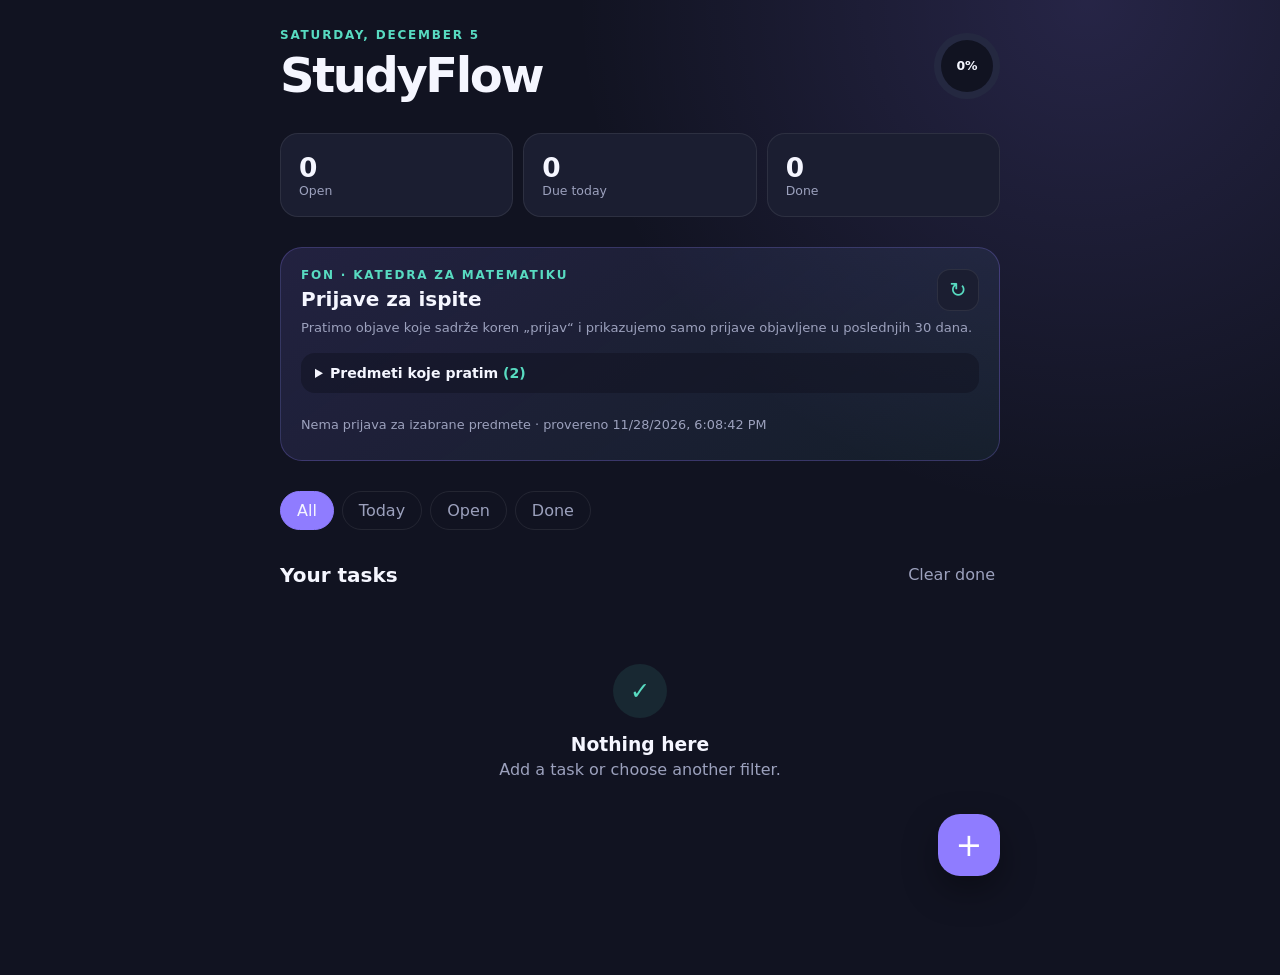
<file: index.html>
<!doctype html>
<html lang="en">
<head>
  <meta charset="UTF-8">
  <meta name="viewport" content="width=device-width, initial-scale=1, viewport-fit=cover">
  <meta name="theme-color" content="#171a2b">
  <meta name="description" content="A simple offline student task tracker.">
  <link rel="manifest" href="manifest.json">
  <link rel="icon" href="icon.svg" type="image/svg+xml">
  <link rel="apple-touch-icon" href="icon.svg">
  <link rel="stylesheet" href="styles.css">
  <script src="https://cdn.onesignal.com/sdks/web/v16/OneSignalSDK.page.js" defer></script>
  <script>
    window.OneSignalDeferred = window.OneSignalDeferred || [];
    OneSignalDeferred.push(async function (OneSignal) {
      await OneSignal.init({
        appId: "a3217828-5fbb-4f4f-a902-cccc4bbb3f88"
      });
    });
  </script>
  <title>StudyFlow</title>
</head>
<body>
  <main class="app-shell">
    <header class="app-header">
      <div>
        <p class="date-label" id="today-label"></p>
        <h1>StudyFlow</h1>
      </div>
      <div class="progress-ring" id="progress-ring" aria-label="Daily task progress">
        <span id="progress-value">0%</span>
      </div>
    </header>

    <section class="summary" aria-label="Task summary">
      <article><strong id="open-count">0</strong><span>Open</span></article>
      <article><strong id="due-count">0</strong><span>Due today</span></article>
      <article><strong id="done-count">0</strong><span>Done</span></article>
    </section>

    <section class="monitor-card" aria-labelledby="monitor-heading">
      <div class="monitor-heading-row">
        <div>
          <p class="date-label">FON · Katedra za matematiku</p>
          <h2 id="monitor-heading">Prijave za ispite</h2>
        </div>
        <button id="refresh-updates" class="refresh-button" type="button" aria-label="Osveži obaveštenja">↻</button>
      </div>
      <p class="monitor-note">Pratimo objave koje sadrže koren „prijav“ i prikazujemo samo prijave objavljene u poslednjih 30 dana.</p>
      <details class="subject-picker">
        <summary>Predmeti koje pratim <span id="subject-count"></span></summary>
        <div id="subject-options" class="subject-options"></div>
      </details>
      <div id="updates-status" class="updates-status">Učitavanje obaveštenja…</div>
      <ul id="updates-list" class="updates-list"></ul>
    </section>

    <section class="controls">
      <div class="filters" role="group" aria-label="Filter tasks">
        <button class="filter active" type="button" data-filter="all">All</button>
        <button class="filter" type="button" data-filter="today">Today</button>
        <button class="filter" type="button" data-filter="open">Open</button>
        <button class="filter" type="button" data-filter="done">Done</button>
      </div>
    </section>

    <section aria-labelledby="task-heading">
      <div class="list-heading">
        <h2 id="task-heading">Your tasks</h2>
        <button id="clear-done" class="text-button" type="button">Clear done</button>
      </div>
      <ul id="task-list" class="task-list"></ul>
      <div id="empty-state" class="empty-state" hidden>
        <span>✓</span>
        <h3>Nothing here</h3>
        <p>Add a task or choose another filter.</p>
      </div>
    </section>
  </main>

  <button id="open-form" class="floating-button" type="button" aria-label="Add a task">+</button>

  <dialog id="task-dialog">
    <form id="task-form" method="dialog">
      <div class="dialog-heading">
        <div>
          <p class="date-label">New task</p>
          <h2>Add to your plan</h2>
        </div>
        <button id="close-form" class="close-button" type="button" aria-label="Close">×</button>
      </div>

      <label>
        Task name
        <input id="task-title" name="title" type="text" maxlength="80" placeholder="Finish database assignment" required>
      </label>

      <label>
        Subject
        <input id="task-subject" name="subject" type="text" maxlength="40" placeholder="Information Systems">
      </label>

      <div class="form-row">
        <label>
          Due date
          <input id="task-date" name="date" type="date">
        </label>
        <label>
          Priority
          <select id="task-priority" name="priority">
            <option value="normal">Normal</option>
            <option value="high">High</option>
            <option value="low">Low</option>
          </select>
        </label>
      </div>

      <button class="primary-button" type="submit">Add task</button>
    </form>
  </dialog>

  <template id="task-template">
    <li class="task-item">
      <button class="check-button" type="button" aria-label="Mark task complete"></button>
      <div class="task-copy">
        <strong class="task-title"></strong>
        <p><span class="task-subject"></span><span class="separator">·</span><time class="task-date"></time></p>
      </div>
      <span class="priority-dot" aria-label="Priority"></span>
      <button class="delete-button" type="button" aria-label="Delete task">×</button>
    </li>
  </template>

  <script src="app.js"></script>
</body>
</html>
</file>
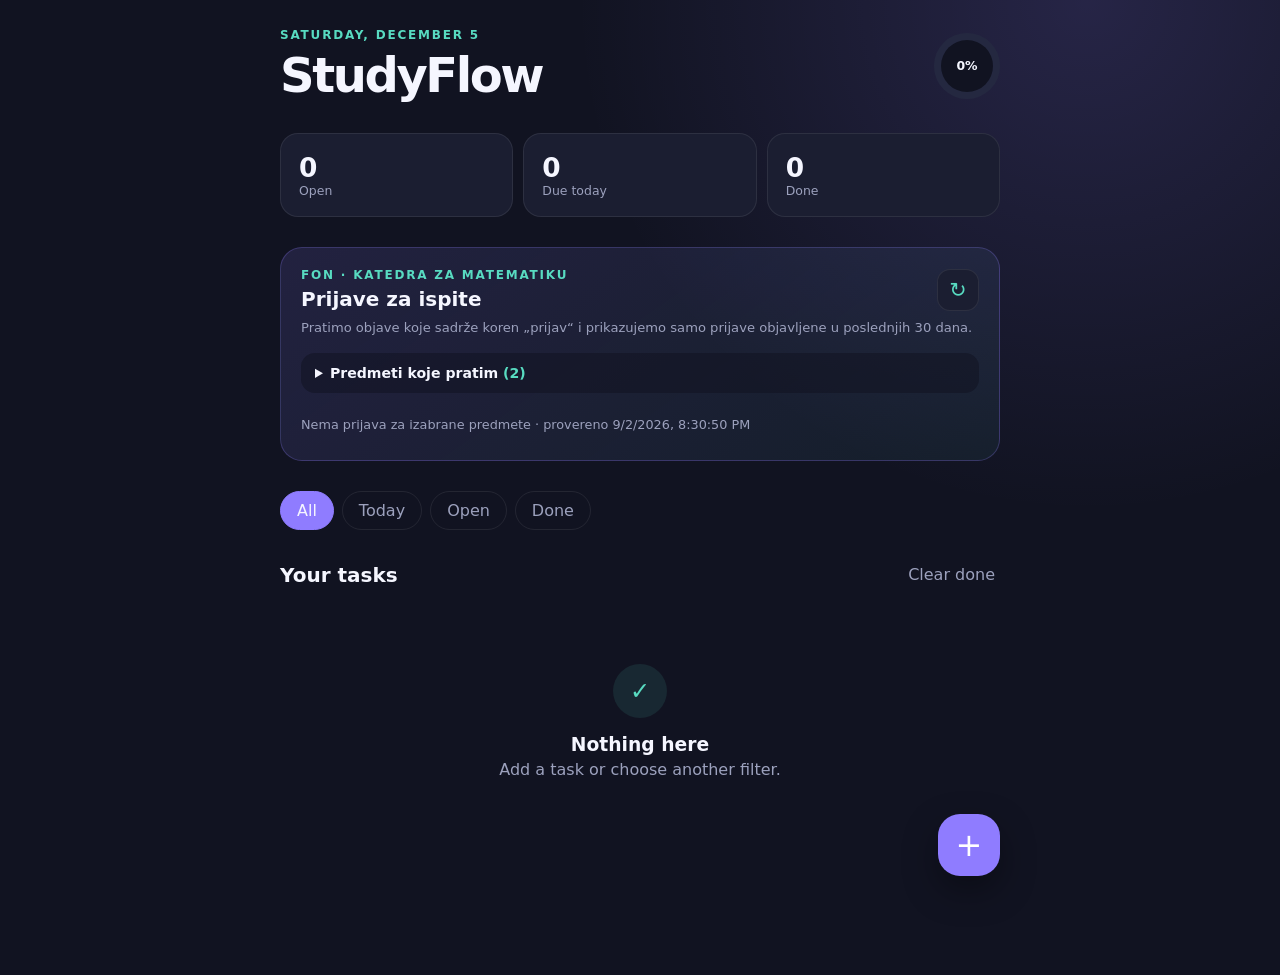
<file: student-task-tracker/index.html>
<!doctype html>
<html lang="en">
<head>
  <meta charset="UTF-8">
  <meta name="viewport" content="width=device-width, initial-scale=1, viewport-fit=cover">
  <meta name="theme-color" content="#171a2b">
  <meta name="description" content="A simple offline student task tracker.">
  <link rel="manifest" href="manifest.json">
  <link rel="icon" href="icon.svg" type="image/svg+xml">
  <link rel="apple-touch-icon" href="icon.svg">
  <link rel="stylesheet" href="styles.css">
  <title>StudyFlow</title>
</head>
<body>
  <main class="app-shell">
    <header class="app-header">
      <div>
        <p class="date-label" id="today-label"></p>
        <h1>StudyFlow</h1>
      </div>
      <div class="progress-ring" id="progress-ring" aria-label="Daily task progress">
        <span id="progress-value">0%</span>
      </div>
    </header>

    <section class="summary" aria-label="Task summary">
      <article><strong id="open-count">0</strong><span>Open</span></article>
      <article><strong id="due-count">0</strong><span>Due today</span></article>
      <article><strong id="done-count">0</strong><span>Done</span></article>
    </section>

    <section class="monitor-card" aria-labelledby="monitor-heading">
      <div class="monitor-heading-row">
        <div>
          <p class="date-label">FON · Katedra za matematiku</p>
          <h2 id="monitor-heading">Prijave za ispite</h2>
        </div>
        <button id="refresh-updates" class="refresh-button" type="button" aria-label="Osveži obaveštenja">↻</button>
      </div>
      <p class="monitor-note">Pratimo objave koje sadrže koren „prijav“ i prikazujemo samo prijave objavljene u poslednjih 30 dana.</p>
      <details class="subject-picker">
        <summary>Predmeti koje pratim <span id="subject-count"></span></summary>
        <div id="subject-options" class="subject-options"></div>
      </details>
      <div id="updates-status" class="updates-status">Učitavanje obaveštenja…</div>
      <ul id="updates-list" class="updates-list"></ul>
    </section>

    <section class="controls">
      <div class="filters" role="group" aria-label="Filter tasks">
        <button class="filter active" type="button" data-filter="all">All</button>
        <button class="filter" type="button" data-filter="today">Today</button>
        <button class="filter" type="button" data-filter="open">Open</button>
        <button class="filter" type="button" data-filter="done">Done</button>
      </div>
    </section>

    <section aria-labelledby="task-heading">
      <div class="list-heading">
        <h2 id="task-heading">Your tasks</h2>
        <button id="clear-done" class="text-button" type="button">Clear done</button>
      </div>
      <ul id="task-list" class="task-list"></ul>
      <div id="empty-state" class="empty-state" hidden>
        <span>✓</span>
        <h3>Nothing here</h3>
        <p>Add a task or choose another filter.</p>
      </div>
    </section>
  </main>

  <button id="open-form" class="floating-button" type="button" aria-label="Add a task">+</button>

  <dialog id="task-dialog">
    <form id="task-form" method="dialog">
      <div class="dialog-heading">
        <div>
          <p class="date-label">New task</p>
          <h2>Add to your plan</h2>
        </div>
        <button id="close-form" class="close-button" type="button" aria-label="Close">×</button>
      </div>

      <label>
        Task name
        <input id="task-title" name="title" type="text" maxlength="80" placeholder="Finish database assignment" required>
      </label>

      <label>
        Subject
        <input id="task-subject" name="subject" type="text" maxlength="40" placeholder="Information Systems">
      </label>

      <div class="form-row">
        <label>
          Due date
          <input id="task-date" name="date" type="date">
        </label>
        <label>
          Priority
          <select id="task-priority" name="priority">
            <option value="normal">Normal</option>
            <option value="high">High</option>
            <option value="low">Low</option>
          </select>
        </label>
      </div>

      <button class="primary-button" type="submit">Add task</button>
    </form>
  </dialog>

  <template id="task-template">
    <li class="task-item">
      <button class="check-button" type="button" aria-label="Mark task complete"></button>
      <div class="task-copy">
        <strong class="task-title"></strong>
        <p><span class="task-subject"></span><span class="separator">·</span><time class="task-date"></time></p>
      </div>
      <span class="priority-dot" aria-label="Priority"></span>
      <button class="delete-button" type="button" aria-label="Delete task">×</button>
    </li>
  </template>

  <script src="app.js"></script>
</body>
</html>
</file>
<file: styles.css>
:root {
  color-scheme: dark;
  --bg: #111321;
  --panel: #1b1e31;
  --panel-2: #242840;
  --text: #f5f6ff;
  --muted: #9ca1bd;
  --accent: #8f7cff;
  --accent-2: #58dbc1;
  --danger: #ff6f91;
  --warning: #ffc857;
  --line: rgba(255, 255, 255, 0.08);
}

* { box-sizing: border-box; }
html { background: var(--bg); }
body {
  min-height: 100vh;
  margin: 0;
  color: var(--text);
  background:
    radial-gradient(circle at 85% 0%, rgba(143, 124, 255, 0.17), transparent 32rem),
    var(--bg);
  font-family: Inter, ui-sans-serif, system-ui, -apple-system, BlinkMacSystemFont, "Segoe UI", sans-serif;
}
button, input, select { font: inherit; }
button { color: inherit; }

.app-shell { width: min(100% - 32px, 720px); margin: 0 auto; padding: max(28px, env(safe-area-inset-top)) 0 120px; }
.app-header { display: flex; align-items: center; justify-content: space-between; gap: 24px; }
.date-label { margin: 0 0 5px; color: var(--accent-2); font-size: 0.75rem; font-weight: 800; letter-spacing: 0.15em; text-transform: uppercase; }
h1, h2, h3, p { margin-top: 0; }
h1 { margin-bottom: 0; font-size: clamp(2rem, 8vw, 3rem); letter-spacing: -0.05em; }
h2 { margin-bottom: 0; font-size: 1.25rem; }

.progress-ring {
  display: grid;
  place-items: center;
  width: 66px;
  height: 66px;
  flex: 0 0 auto;
  border-radius: 50%;
  background: conic-gradient(var(--accent-2) var(--progress, 0%), var(--panel-2) 0);
  position: relative;
}
.progress-ring::after { content: ""; position: absolute; inset: 7px; border-radius: inherit; background: var(--bg); }
.progress-ring span { z-index: 1; font-size: 0.78rem; font-weight: 800; }

.summary { display: grid; grid-template-columns: repeat(3, 1fr); gap: 10px; margin: 30px 0; }
.summary article { display: flex; flex-direction: column; padding: 18px; background: var(--panel); border: 1px solid var(--line); border-radius: 18px; }
.summary strong { font-size: 1.65rem; }
.summary span { color: var(--muted); font-size: 0.78rem; }

.monitor-card { margin-bottom: 30px; padding: 20px; background: linear-gradient(145deg, rgba(143,124,255,0.14), rgba(88,219,193,0.06)); border: 1px solid rgba(143,124,255,0.25); border-radius: 22px; }
.monitor-heading-row { display: flex; align-items: center; justify-content: space-between; gap: 16px; }
.monitor-note { margin: 9px 0 18px; color: var(--muted); font-size: 0.82rem; }
.refresh-button { display: grid; place-items: center; width: 42px; height: 42px; flex: 0 0 auto; color: var(--accent-2); background: var(--panel); border: 1px solid var(--line); border-radius: 13px; font-size: 1.3rem; cursor: pointer; }
.refresh-button.loading { animation: spin 800ms linear infinite; }
@keyframes spin { to { transform: rotate(360deg); } }
.subject-picker { margin-bottom: 16px; padding: 12px 14px; background: rgba(17,19,33,0.55); border-radius: 14px; }
.subject-picker summary { cursor: pointer; font-size: 0.88rem; font-weight: 750; }
.subject-picker summary span { color: var(--accent-2); }
.subject-options { display: grid; gap: 8px; max-height: 260px; margin-top: 14px; overflow-y: auto; }
.subject-option { display: flex; grid-template-columns: none; align-items: center; gap: 10px; margin: 0; padding: 8px 0; color: var(--text); font-size: 0.83rem; font-weight: 500; border-top: 1px solid var(--line); }
.subject-option input { width: 18px; height: 18px; margin: 0; accent-color: var(--accent); }
.updates-status { padding: 8px 0; color: var(--muted); font-size: 0.8rem; }
.updates-list { display: grid; gap: 9px; margin: 0; padding: 0; list-style: none; }
.update-item a { display: block; padding: 13px; background: var(--panel); border: 1px solid var(--line); border-radius: 14px; }
.update-item a:hover { border-color: var(--accent); }
.update-item.expired a { opacity: 0.48; filter: saturate(0.45); }
.update-item.expired a:hover { opacity: 0.7; }
.update-topline { display: flex; align-items: center; justify-content: space-between; gap: 12px; margin-bottom: 6px; }
.update-subject { color: var(--accent-2); font-size: 0.69rem; font-weight: 850; letter-spacing: 0.08em; text-transform: uppercase; }
.update-meta { display: flex; align-items: center; justify-content: flex-end; gap: 7px; }
.expired-badge { padding: 3px 7px; color: #d7d8e4; background: rgba(255,255,255,0.09); border: 1px solid var(--line); border-radius: 999px; font-size: 0.62rem; font-weight: 800; letter-spacing: 0.04em; text-transform: uppercase; white-space: nowrap; }
.update-date { color: var(--muted); font-size: 0.72rem; }
.update-title { display: block; line-height: 1.35; }
.update-deadline { margin: 7px 0 0; color: var(--warning); font-size: 0.76rem; }

.controls { margin-bottom: 30px; overflow-x: auto; scrollbar-width: none; }
.filters { display: flex; gap: 8px; min-width: max-content; }
.filter { padding: 9px 16px; color: var(--muted); background: transparent; border: 1px solid var(--line); border-radius: 999px; cursor: pointer; }
.filter.active { color: var(--text); background: var(--accent); border-color: var(--accent); }
.list-heading { display: flex; align-items: center; justify-content: space-between; margin-bottom: 15px; }
.text-button { padding: 5px; color: var(--muted); background: none; border: 0; cursor: pointer; }

.task-list { display: grid; gap: 10px; margin: 0; padding: 0; list-style: none; }
.task-item { display: grid; grid-template-columns: auto 1fr auto auto; align-items: center; gap: 13px; padding: 16px; background: var(--panel); border: 1px solid var(--line); border-radius: 18px; transition: opacity 180ms, transform 180ms; }
.task-item:hover { transform: translateY(-1px); }
.task-item.completed { opacity: 0.55; }
.task-item.completed .task-title { text-decoration: line-through; }
.check-button { width: 25px; height: 25px; padding: 0; background: transparent; border: 2px solid #686e8e; border-radius: 8px; cursor: pointer; }
.completed .check-button { background: var(--accent-2); border-color: var(--accent-2); }
.completed .check-button::after { content: "✓"; color: #10241f; font-weight: 900; }
.task-copy { min-width: 0; }
.task-title { display: block; overflow: hidden; text-overflow: ellipsis; white-space: nowrap; }
.task-copy p { margin: 3px 0 0; overflow: hidden; color: var(--muted); font-size: 0.78rem; text-overflow: ellipsis; white-space: nowrap; }
.separator { margin: 0 5px; }
.priority-dot { width: 9px; height: 9px; border-radius: 50%; background: var(--accent); }
.priority-high { background: var(--danger); }
.priority-low { background: var(--accent-2); }
.delete-button { padding: 4px 7px; color: var(--muted); background: transparent; border: 0; font-size: 1.25rem; cursor: pointer; }
.empty-state { padding: 60px 20px; color: var(--muted); text-align: center; }
.empty-state > span { display: grid; place-items: center; width: 54px; height: 54px; margin: 0 auto 16px; color: var(--accent-2); background: rgba(88, 219, 193, 0.1); border-radius: 50%; font-size: 1.5rem; }
.empty-state h3 { margin-bottom: 5px; color: var(--text); }

.floating-button { position: fixed; right: max(22px, calc((100vw - 720px) / 2)); bottom: max(24px, env(safe-area-inset-bottom)); display: grid; place-items: center; width: 62px; height: 62px; color: white; background: var(--accent); border: 0; border-radius: 22px; box-shadow: 0 14px 35px rgba(0,0,0,0.35); font-size: 2rem; cursor: pointer; }
dialog { width: min(calc(100% - 30px), 570px); padding: 0; color: var(--text); background: var(--panel); border: 1px solid var(--line); border-radius: 25px; }
dialog::backdrop { background: rgba(4, 5, 11, 0.72); backdrop-filter: blur(5px); }
form { padding: 25px; }
.dialog-heading { display: flex; justify-content: space-between; gap: 20px; margin-bottom: 25px; }
.close-button { width: 38px; height: 38px; color: var(--muted); background: var(--panel-2); border: 0; border-radius: 12px; font-size: 1.5rem; cursor: pointer; }
label { display: grid; gap: 8px; margin-bottom: 17px; color: var(--muted); font-size: 0.78rem; font-weight: 700; }
input, select { width: 100%; padding: 13px 14px; color: var(--text); background: var(--bg); border: 1px solid var(--line); border-radius: 12px; outline: none; }
input:focus, select:focus { border-color: var(--accent); box-shadow: 0 0 0 3px rgba(143,124,255,0.15); }
.form-row { display: grid; grid-template-columns: 1fr 1fr; gap: 12px; }
.primary-button { width: 100%; padding: 14px; color: white; background: var(--accent); border: 0; border-radius: 13px; font-weight: 800; cursor: pointer; }

@media (max-width: 520px) {
  .app-shell { width: min(100% - 24px, 720px); }
  .summary article { padding: 14px 12px; }
  .task-item { gap: 10px; padding: 14px 12px; }
  .form-row { grid-template-columns: 1fr; gap: 0; }
  .floating-button { right: 18px; }
}
</file>
<file: student-task-tracker/styles.css>
:root {
  color-scheme: dark;
  --bg: #111321;
  --panel: #1b1e31;
  --panel-2: #242840;
  --text: #f5f6ff;
  --muted: #9ca1bd;
  --accent: #8f7cff;
  --accent-2: #58dbc1;
  --danger: #ff6f91;
  --warning: #ffc857;
  --line: rgba(255, 255, 255, 0.08);
}

* { box-sizing: border-box; }
html { background: var(--bg); }
body {
  min-height: 100vh;
  margin: 0;
  color: var(--text);
  background:
    radial-gradient(circle at 85% 0%, rgba(143, 124, 255, 0.17), transparent 32rem),
    var(--bg);
  font-family: Inter, ui-sans-serif, system-ui, -apple-system, BlinkMacSystemFont, "Segoe UI", sans-serif;
}
button, input, select { font: inherit; }
button { color: inherit; }

.app-shell { width: min(100% - 32px, 720px); margin: 0 auto; padding: max(28px, env(safe-area-inset-top)) 0 120px; }
.app-header { display: flex; align-items: center; justify-content: space-between; gap: 24px; }
.date-label { margin: 0 0 5px; color: var(--accent-2); font-size: 0.75rem; font-weight: 800; letter-spacing: 0.15em; text-transform: uppercase; }
h1, h2, h3, p { margin-top: 0; }
h1 { margin-bottom: 0; font-size: clamp(2rem, 8vw, 3rem); letter-spacing: -0.05em; }
h2 { margin-bottom: 0; font-size: 1.25rem; }

.progress-ring {
  display: grid;
  place-items: center;
  width: 66px;
  height: 66px;
  flex: 0 0 auto;
  border-radius: 50%;
  background: conic-gradient(var(--accent-2) var(--progress, 0%), var(--panel-2) 0);
  position: relative;
}
.progress-ring::after { content: ""; position: absolute; inset: 7px; border-radius: inherit; background: var(--bg); }
.progress-ring span { z-index: 1; font-size: 0.78rem; font-weight: 800; }

.summary { display: grid; grid-template-columns: repeat(3, 1fr); gap: 10px; margin: 30px 0; }
.summary article { display: flex; flex-direction: column; padding: 18px; background: var(--panel); border: 1px solid var(--line); border-radius: 18px; }
.summary strong { font-size: 1.65rem; }
.summary span { color: var(--muted); font-size: 0.78rem; }

.monitor-card { margin-bottom: 30px; padding: 20px; background: linear-gradient(145deg, rgba(143,124,255,0.14), rgba(88,219,193,0.06)); border: 1px solid rgba(143,124,255,0.25); border-radius: 22px; }
.monitor-heading-row { display: flex; align-items: center; justify-content: space-between; gap: 16px; }
.monitor-note { margin: 9px 0 18px; color: var(--muted); font-size: 0.82rem; }
.refresh-button { display: grid; place-items: center; width: 42px; height: 42px; flex: 0 0 auto; color: var(--accent-2); background: var(--panel); border: 1px solid var(--line); border-radius: 13px; font-size: 1.3rem; cursor: pointer; }
.refresh-button.loading { animation: spin 800ms linear infinite; }
@keyframes spin { to { transform: rotate(360deg); } }
.subject-picker { margin-bottom: 16px; padding: 12px 14px; background: rgba(17,19,33,0.55); border-radius: 14px; }
.subject-picker summary { cursor: pointer; font-size: 0.88rem; font-weight: 750; }
.subject-picker summary span { color: var(--accent-2); }
.subject-options { display: grid; gap: 8px; max-height: 260px; margin-top: 14px; overflow-y: auto; }
.subject-option { display: flex; grid-template-columns: none; align-items: center; gap: 10px; margin: 0; padding: 8px 0; color: var(--text); font-size: 0.83rem; font-weight: 500; border-top: 1px solid var(--line); }
.subject-option input { width: 18px; height: 18px; margin: 0; accent-color: var(--accent); }
.updates-status { padding: 8px 0; color: var(--muted); font-size: 0.8rem; }
.updates-list { display: grid; gap: 9px; margin: 0; padding: 0; list-style: none; }
.update-item a { display: block; padding: 13px; background: var(--panel); border: 1px solid var(--line); border-radius: 14px; }
.update-item a:hover { border-color: var(--accent); }
.update-item.expired a { opacity: 0.48; filter: saturate(0.45); }
.update-item.expired a:hover { opacity: 0.7; }
.update-topline { display: flex; align-items: center; justify-content: space-between; gap: 12px; margin-bottom: 6px; }
.update-subject { color: var(--accent-2); font-size: 0.69rem; font-weight: 850; letter-spacing: 0.08em; text-transform: uppercase; }
.update-meta { display: flex; align-items: center; justify-content: flex-end; gap: 7px; }
.expired-badge { padding: 3px 7px; color: #d7d8e4; background: rgba(255,255,255,0.09); border: 1px solid var(--line); border-radius: 999px; font-size: 0.62rem; font-weight: 800; letter-spacing: 0.04em; text-transform: uppercase; white-space: nowrap; }
.update-date { color: var(--muted); font-size: 0.72rem; }
.update-title { display: block; line-height: 1.35; }
.update-deadline { margin: 7px 0 0; color: var(--warning); font-size: 0.76rem; }

.controls { margin-bottom: 30px; overflow-x: auto; scrollbar-width: none; }
.filters { display: flex; gap: 8px; min-width: max-content; }
.filter { padding: 9px 16px; color: var(--muted); background: transparent; border: 1px solid var(--line); border-radius: 999px; cursor: pointer; }
.filter.active { color: var(--text); background: var(--accent); border-color: var(--accent); }
.list-heading { display: flex; align-items: center; justify-content: space-between; margin-bottom: 15px; }
.text-button { padding: 5px; color: var(--muted); background: none; border: 0; cursor: pointer; }

.task-list { display: grid; gap: 10px; margin: 0; padding: 0; list-style: none; }
.task-item { display: grid; grid-template-columns: auto 1fr auto auto; align-items: center; gap: 13px; padding: 16px; background: var(--panel); border: 1px solid var(--line); border-radius: 18px; transition: opacity 180ms, transform 180ms; }
.task-item:hover { transform: translateY(-1px); }
.task-item.completed { opacity: 0.55; }
.task-item.completed .task-title { text-decoration: line-through; }
.check-button { width: 25px; height: 25px; padding: 0; background: transparent; border: 2px solid #686e8e; border-radius: 8px; cursor: pointer; }
.completed .check-button { background: var(--accent-2); border-color: var(--accent-2); }
.completed .check-button::after { content: "✓"; color: #10241f; font-weight: 900; }
.task-copy { min-width: 0; }
.task-title { display: block; overflow: hidden; text-overflow: ellipsis; white-space: nowrap; }
.task-copy p { margin: 3px 0 0; overflow: hidden; color: var(--muted); font-size: 0.78rem; text-overflow: ellipsis; white-space: nowrap; }
.separator { margin: 0 5px; }
.priority-dot { width: 9px; height: 9px; border-radius: 50%; background: var(--accent); }
.priority-high { background: var(--danger); }
.priority-low { background: var(--accent-2); }
.delete-button { padding: 4px 7px; color: var(--muted); background: transparent; border: 0; font-size: 1.25rem; cursor: pointer; }
.empty-state { padding: 60px 20px; color: var(--muted); text-align: center; }
.empty-state > span { display: grid; place-items: center; width: 54px; height: 54px; margin: 0 auto 16px; color: var(--accent-2); background: rgba(88, 219, 193, 0.1); border-radius: 50%; font-size: 1.5rem; }
.empty-state h3 { margin-bottom: 5px; color: var(--text); }

.floating-button { position: fixed; right: max(22px, calc((100vw - 720px) / 2)); bottom: max(24px, env(safe-area-inset-bottom)); display: grid; place-items: center; width: 62px; height: 62px; color: white; background: var(--accent); border: 0; border-radius: 22px; box-shadow: 0 14px 35px rgba(0,0,0,0.35); font-size: 2rem; cursor: pointer; }
dialog { width: min(calc(100% - 30px), 570px); padding: 0; color: var(--text); background: var(--panel); border: 1px solid var(--line); border-radius: 25px; }
dialog::backdrop { background: rgba(4, 5, 11, 0.72); backdrop-filter: blur(5px); }
form { padding: 25px; }
.dialog-heading { display: flex; justify-content: space-between; gap: 20px; margin-bottom: 25px; }
.close-button { width: 38px; height: 38px; color: var(--muted); background: var(--panel-2); border: 0; border-radius: 12px; font-size: 1.5rem; cursor: pointer; }
label { display: grid; gap: 8px; margin-bottom: 17px; color: var(--muted); font-size: 0.78rem; font-weight: 700; }
input, select { width: 100%; padding: 13px 14px; color: var(--text); background: var(--bg); border: 1px solid var(--line); border-radius: 12px; outline: none; }
input:focus, select:focus { border-color: var(--accent); box-shadow: 0 0 0 3px rgba(143,124,255,0.15); }
.form-row { display: grid; grid-template-columns: 1fr 1fr; gap: 12px; }
.primary-button { width: 100%; padding: 14px; color: white; background: var(--accent); border: 0; border-radius: 13px; font-weight: 800; cursor: pointer; }

@media (max-width: 520px) {
  .app-shell { width: min(100% - 24px, 720px); }
  .summary article { padding: 14px 12px; }
  .task-item { gap: 10px; padding: 14px 12px; }
  .form-row { grid-template-columns: 1fr; gap: 0; }
  .floating-button { right: 18px; }
}
</file>
